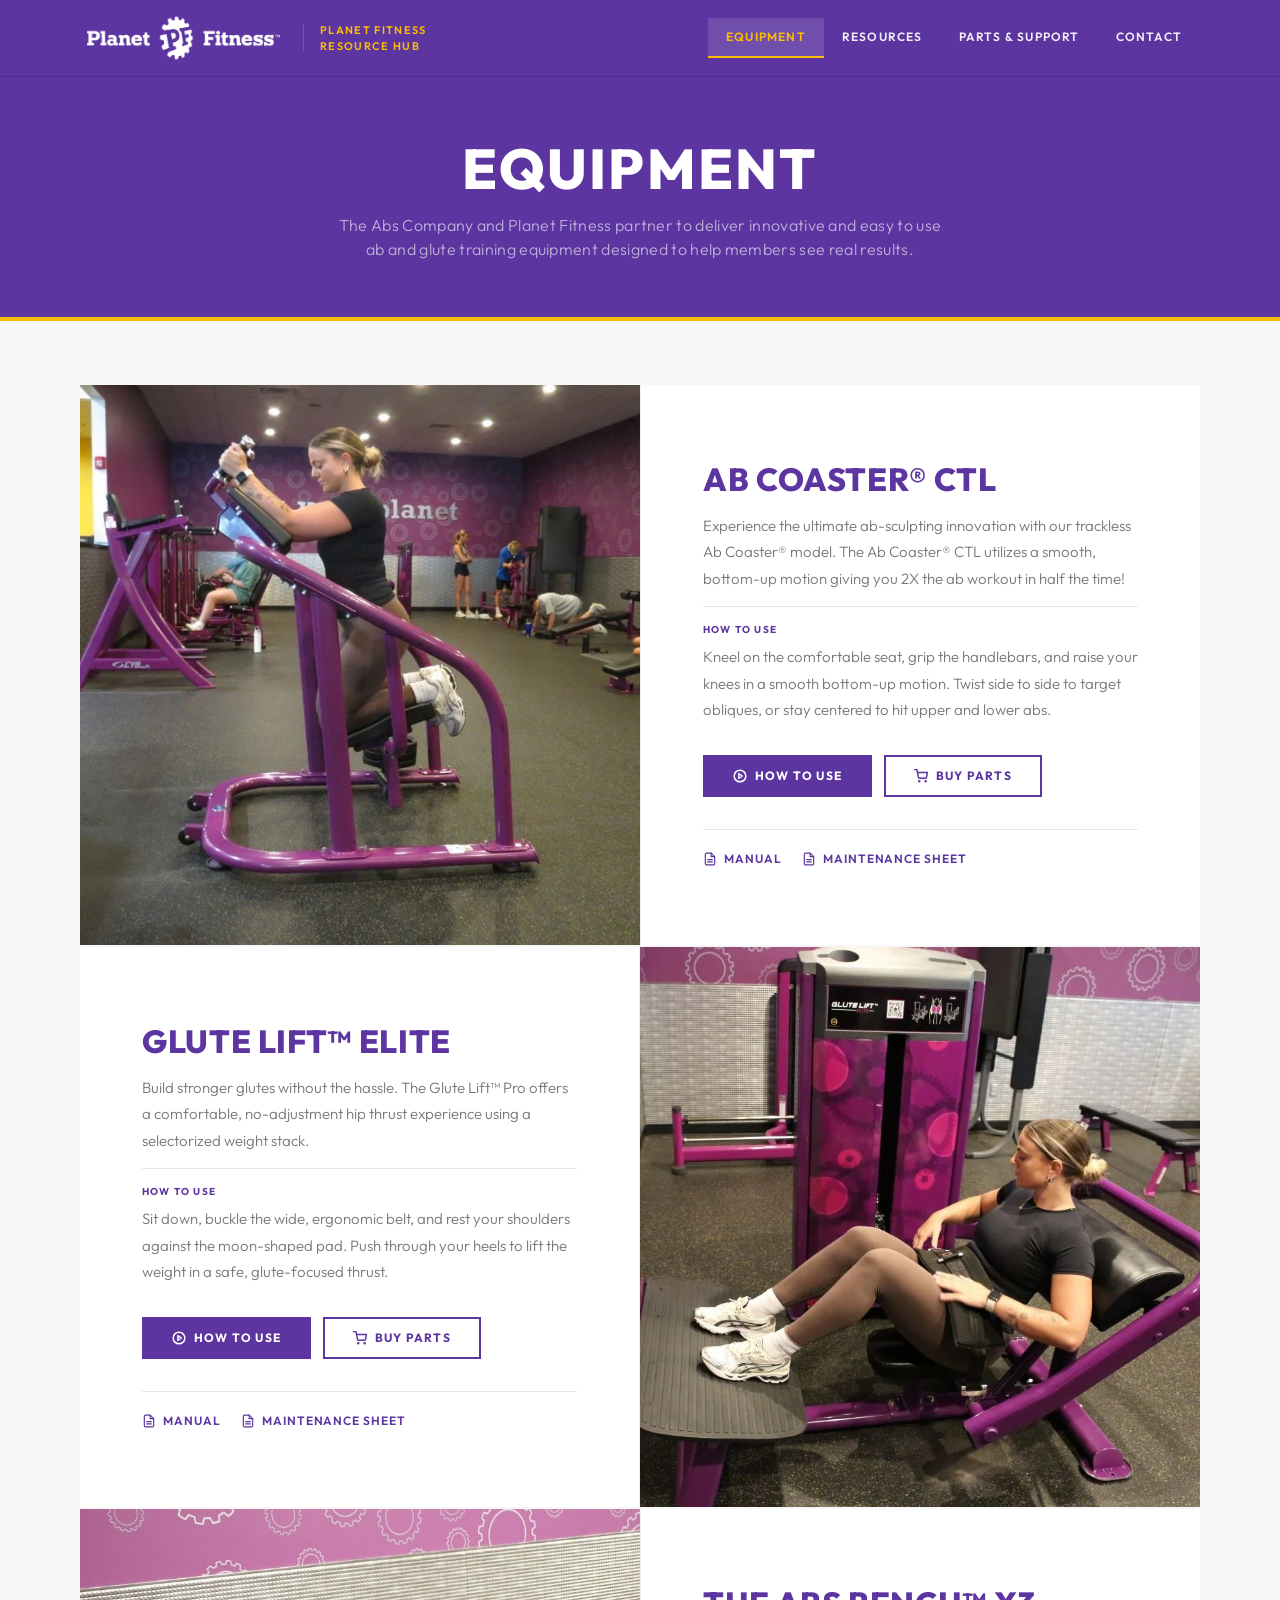
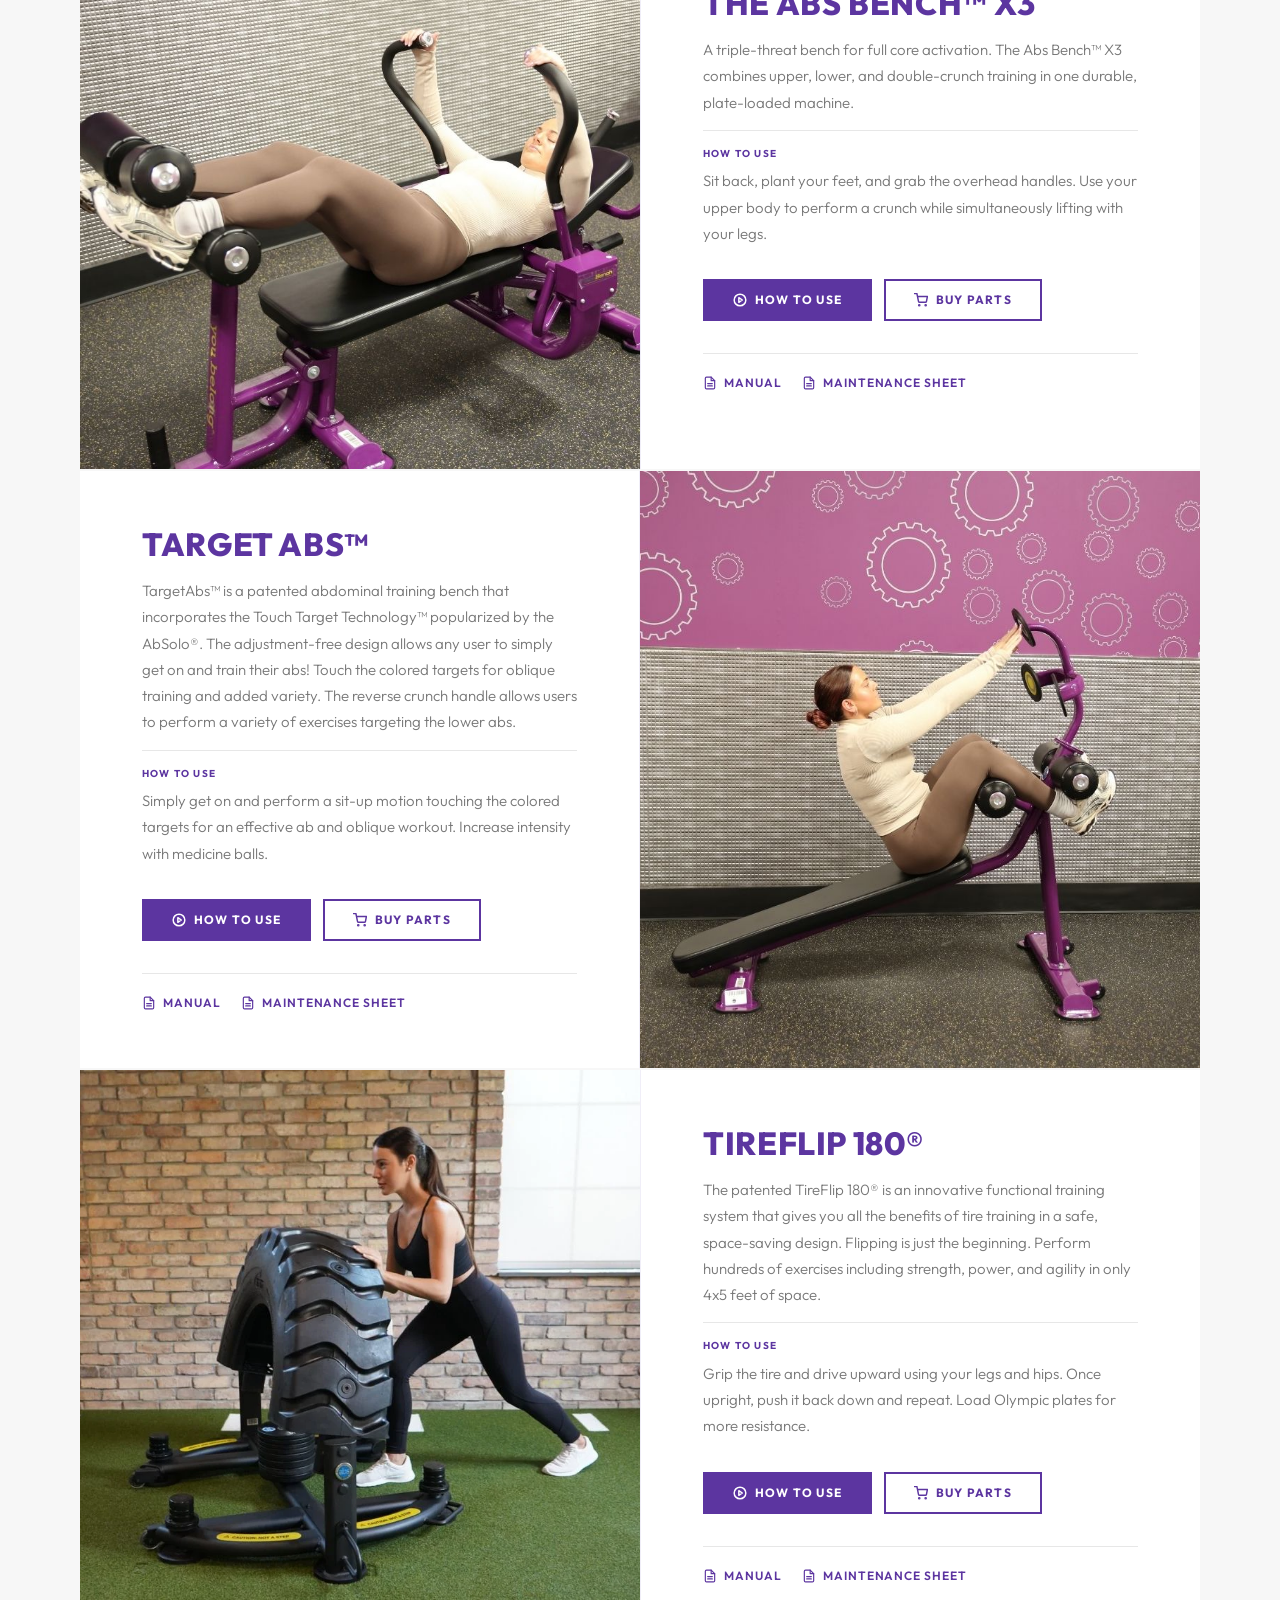
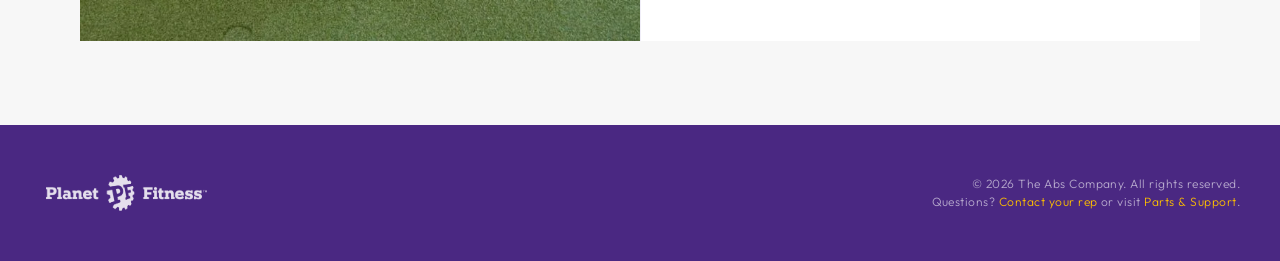
<file: index.html>
<!DOCTYPE html>
<html lang="en">
<head>
  <meta charset="UTF-8">
  <meta name="viewport" content="width=device-width, initial-scale=1.0">
  <title>Equipment — The Abs Company | Planet Fitness</title>
  <meta name="robots" content="noindex, nofollow">
  <link rel="icon" href="images/small-planet-logo.avif">
  <link rel="stylesheet" href="css/styles.css">
</head>
<body>

  <!-- HEADER -->
  <header class="site-header">
    <div class="header-inner container">
      <a href="index.html" class="logo">
        <img src="images/PF-Logo-Primary-SmallUse-TM-White-RGB.png" alt="Planet Fitness" class="logo-wordmark">
        <span class="logo-divider"></span>
        <span class="logo-text">Planet Fitness<br>Resource Hub</span>
      </a>
      <nav aria-label="Main navigation">
        <ul class="site-nav">
          <li><a href="index.html" class="active">Equipment</a></li>
          <li><a href="resources.html">Resources</a></li>
          <li><a href="parts-support.html">Parts &amp; Support</a></li>
          <li><a href="contact.html">Contact</a></li>
        </ul>
      </nav>
    </div>
  </header>

  <!-- HERO -->
  <section class="page-hero">
    <div class="page-hero-inner">
      <h1>Equipment</h1>
      <p>The Abs Company and Planet Fitness partner to deliver innovative and easy to use ab and glute training equipment designed to help members see real results.</p>
    </div>
  </section>

  <!-- PRODUCTS -->
  <main>
    <div class="container">
      <div class="products-wrapper">

        <!-- AB COASTER CTL -->
        <article id="ab-coaster-ctl" class="product-section">
          <div class="product-image">
            <img
              src="images/Planet_CTL.webp"
              alt="Ab Coaster® CTL"
              loading="lazy"
            >
          </div>
          <div class="product-content">
            <h2 class="product-name">Ab Coaster® CTL</h2>
            <p class="product-description">Experience the ultimate ab-sculpting innovation with our trackless Ab Coaster® model. The Ab Coaster® CTL utilizes a smooth, bottom-up motion giving you 2X the ab workout in half the time!</p>
            <p class="product-how-to"><span class="how-to-label">How to Use</span>Kneel on the comfortable seat, grip the handlebars, and raise your knees in a smooth bottom-up motion. Twist side to side to target obliques, or stay centered to hit upper and lower abs.</p>
            <div class="product-actions">
              <a href="https://sites.google.com/theabscompany.com/ab-coaster-ctl-pf/home" target="_blank" rel="noopener" class="btn btn-primary">
                <svg width="14" height="14" viewBox="0 0 24 24" fill="none" stroke="currentColor" stroke-width="2.5" stroke-linecap="round" stroke-linejoin="round"><circle cx="12" cy="12" r="10"/><polygon points="10 8 16 12 10 16 10 8"/></svg>
                How to Use
              </a>
              <a href="https://theabscompany.com/collections/parts-gym-planet-fitness-planet-ctl-parts" target="_blank" rel="noopener" class="btn btn-outline">
                <svg width="14" height="14" viewBox="0 0 24 24" fill="none" stroke="currentColor" stroke-width="2.5" stroke-linecap="round" stroke-linejoin="round"><circle cx="9" cy="21" r="1"/><circle cx="20" cy="21" r="1"/><path d="M1 1h4l2.68 13.39a2 2 0 0 0 2 1.61h9.72a2 2 0 0 0 2-1.61L23 6H6"/></svg>
                Buy Parts
              </a>
            </div>
            <div class="product-docs">
              <a href="https://cdn.shopify.com/s/files/1/0554/7792/8041/files/CTL-Manual.pdf?v=1655149796" target="_blank" rel="noopener" class="doc-link">
                <svg viewBox="0 0 24 24" fill="none" stroke="currentColor" stroke-width="2" stroke-linecap="round" stroke-linejoin="round"><path d="M14 2H6a2 2 0 0 0-2 2v16a2 2 0 0 0 2 2h12a2 2 0 0 0 2-2V8z"/><polyline points="14 2 14 8 20 8"/><line x1="16" y1="13" x2="8" y2="13"/><line x1="16" y1="17" x2="8" y2="17"/></svg>
                Manual
              </a>
              <a href="documents/PF Maintenance Sheet - CTL.pdf" target="_blank" rel="noopener" class="doc-link">
                <svg viewBox="0 0 24 24" fill="none" stroke="currentColor" stroke-width="2" stroke-linecap="round" stroke-linejoin="round"><path d="M14 2H6a2 2 0 0 0-2 2v16a2 2 0 0 0 2 2h12a2 2 0 0 0 2-2V8z"/><polyline points="14 2 14 8 20 8"/><line x1="16" y1="13" x2="8" y2="13"/><line x1="16" y1="17" x2="8" y2="17"/></svg>
                Maintenance Sheet
              </a>
            </div>
          </div>
        </article>

        <!-- GLUTE LIFT ELITE -->
        <article id="glute-lift-elite" class="product-section flip">
          <div class="product-image">
            <img
              src="images/Planet_GLE.webp"
              alt="Glute Lift™ Elite"
              loading="lazy"
            >
          </div>
          <div class="product-content">
            <h2 class="product-name">Glute Lift™ Elite</h2>
            <p class="product-description">Build stronger glutes without the hassle. The Glute Lift™ Pro offers a comfortable, no-adjustment hip thrust experience using a selectorized weight stack.</p>
            <p class="product-how-to"><span class="how-to-label">How to Use</span>Sit down, buckle the wide, ergonomic belt, and rest your shoulders against the moon-shaped pad. Push through your heels to lift the weight in a safe, glute-focused thrust.</p>
            <div class="product-actions">
              <a href="https://sites.google.com/theabscompany.com/gle-planet-fitness/home" target="_blank" rel="noopener" class="btn btn-primary">
                <svg width="14" height="14" viewBox="0 0 24 24" fill="none" stroke="currentColor" stroke-width="2.5" stroke-linecap="round" stroke-linejoin="round"><circle cx="12" cy="12" r="10"/><polygon points="10 8 16 12 10 16 10 8"/></svg>
                How to Use
              </a>
              <a href="https://theabscompany.com/collections/parts-planet-fitness-glute-lift-elite-parts" target="_blank" rel="noopener" class="btn btn-outline">
                <svg width="14" height="14" viewBox="0 0 24 24" fill="none" stroke="currentColor" stroke-width="2.5" stroke-linecap="round" stroke-linejoin="round"><circle cx="9" cy="21" r="1"/><circle cx="20" cy="21" r="1"/><path d="M1 1h4l2.68 13.39a2 2 0 0 0 2 1.61h9.72a2 2 0 0 0 2-1.61L23 6H6"/></svg>
                Buy Parts
              </a>
            </div>
            <div class="product-docs">
              <a href="https://cdn.shopify.com/s/files/1/0554/7792/8041/files/GL_Elite_Manual_V.5.pdf?v=1718130756" target="_blank" rel="noopener" class="doc-link">
                <svg viewBox="0 0 24 24" fill="none" stroke="currentColor" stroke-width="2" stroke-linecap="round" stroke-linejoin="round"><path d="M14 2H6a2 2 0 0 0-2 2v16a2 2 0 0 0 2 2h12a2 2 0 0 0 2-2V8z"/><polyline points="14 2 14 8 20 8"/><line x1="16" y1="13" x2="8" y2="13"/><line x1="16" y1="17" x2="8" y2="17"/></svg>
                Manual
              </a>
              <a href="documents/PF Maintenance Sheet - Glute Lift Elite.pdf" target="_blank" rel="noopener" class="doc-link">
                <svg viewBox="0 0 24 24" fill="none" stroke="currentColor" stroke-width="2" stroke-linecap="round" stroke-linejoin="round"><path d="M14 2H6a2 2 0 0 0-2 2v16a2 2 0 0 0 2 2h12a2 2 0 0 0 2-2V8z"/><polyline points="14 2 14 8 20 8"/><line x1="16" y1="13" x2="8" y2="13"/><line x1="16" y1="17" x2="8" y2="17"/></svg>
                Maintenance Sheet
              </a>
            </div>
          </div>
        </article>

        <!-- ABS BENCH X3 -->
        <article id="abs-bench-x3" class="product-section">
          <div class="product-image">
            <img
              src="images/Planet_AbsBenchX3.jpg"
              alt="The Abs Bench™ X3"
              loading="lazy"
            >
          </div>
          <div class="product-content">
            <h2 class="product-name">The Abs Bench™ X3</h2>
            <p class="product-description">A triple-threat bench for full core activation. The Abs Bench™ X3 combines upper, lower, and double-crunch training in one durable, plate-loaded machine.</p>
            <p class="product-how-to"><span class="how-to-label">How to Use</span>Sit back, plant your feet, and grab the overhead handles. Use your upper body to perform a crunch while simultaneously lifting with your legs.</p>
            <div class="product-actions">
              <a href="https://sites.google.com/theabscompany.com/absbench3x/home" target="_blank" rel="noopener" class="btn btn-primary">
                <svg width="14" height="14" viewBox="0 0 24 24" fill="none" stroke="currentColor" stroke-width="2.5" stroke-linecap="round" stroke-linejoin="round"><circle cx="12" cy="12" r="10"/><polygon points="10 8 16 12 10 16 10 8"/></svg>
                How to Use
              </a>
              <a href="https://theabscompany.com/collections/parts-gym-planet-fitness-planet-fitness-absbench-x3-parts" target="_blank" rel="noopener" class="btn btn-outline">
                <svg width="14" height="14" viewBox="0 0 24 24" fill="none" stroke="currentColor" stroke-width="2.5" stroke-linecap="round" stroke-linejoin="round"><circle cx="9" cy="21" r="1"/><circle cx="20" cy="21" r="1"/><path d="M1 1h4l2.68 13.39a2 2 0 0 0 2 1.61h9.72a2 2 0 0 0 2-1.61L23 6H6"/></svg>
                Buy Parts
              </a>
            </div>
            <div class="product-docs">
              <a href="https://cdn.shopify.com/s/files/1/0554/7792/8041/files/ABS1014-01P-AbsBench-X3-IMP.pdf?v=1655150593" target="_blank" rel="noopener" class="doc-link">
                <svg viewBox="0 0 24 24" fill="none" stroke="currentColor" stroke-width="2" stroke-linecap="round" stroke-linejoin="round"><path d="M14 2H6a2 2 0 0 0-2 2v16a2 2 0 0 0 2 2h12a2 2 0 0 0 2-2V8z"/><polyline points="14 2 14 8 20 8"/><line x1="16" y1="13" x2="8" y2="13"/><line x1="16" y1="17" x2="8" y2="17"/></svg>
                Manual
              </a>
              <a href="documents/PF Maintenance Sheet - Abs Bench X3.pdf" target="_blank" rel="noopener" class="doc-link">
                <svg viewBox="0 0 24 24" fill="none" stroke="currentColor" stroke-width="2" stroke-linecap="round" stroke-linejoin="round"><path d="M14 2H6a2 2 0 0 0-2 2v16a2 2 0 0 0 2 2h12a2 2 0 0 0 2-2V8z"/><polyline points="14 2 14 8 20 8"/><line x1="16" y1="13" x2="8" y2="13"/><line x1="16" y1="17" x2="8" y2="17"/></svg>
                Maintenance Sheet
              </a>
            </div>
          </div>
        </article>

        <!-- TARGET ABS -->
        <article id="target-abs" class="product-section flip">
          <div class="product-image">
            <img
              src="images/Planet_TargetAbs.jpg"
              alt="Target Abs™"
              loading="lazy"
            >
          </div>
          <div class="product-content">
            <h2 class="product-name">Target Abs™</h2>
            <p class="product-description">TargetAbs™ is a patented abdominal training bench that incorporates the Touch Target Technology™ popularized by the AbSolo®. The adjustment-free design allows any user to simply get on and train their abs! Touch the colored targets for oblique training and added variety. The reverse crunch handle allows users to perform a variety of exercises targeting the lower abs.</p>
            <p class="product-how-to"><span class="how-to-label">How to Use</span>Simply get on and perform a sit-up motion touching the colored targets for an effective ab and oblique workout. Increase intensity with medicine balls.</p>
            <div class="product-actions">
              <a href="https://sites.google.com/theabscompany.com/target-abs/home" target="_blank" rel="noopener" class="btn btn-primary">
                <svg width="14" height="14" viewBox="0 0 24 24" fill="none" stroke="currentColor" stroke-width="2.5" stroke-linecap="round" stroke-linejoin="round"><circle cx="12" cy="12" r="10"/><polygon points="10 8 16 12 10 16 10 8"/></svg>
                How to Use
              </a>
              <a href="https://theabscompany.com/collections/parts-gym-planet-fitness-planet-targetabs-parts" target="_blank" rel="noopener" class="btn btn-outline">
                <svg width="14" height="14" viewBox="0 0 24 24" fill="none" stroke="currentColor" stroke-width="2.5" stroke-linecap="round" stroke-linejoin="round"><circle cx="9" cy="21" r="1"/><circle cx="20" cy="21" r="1"/><path d="M1 1h4l2.68 13.39a2 2 0 0 0 2 1.61h9.72a2 2 0 0 0 2-1.61L23 6H6"/></svg>
                Buy Parts
              </a>
            </div>
            <div class="product-docs">
              <a href="https://cdn.shopify.com/s/files/1/0554/7792/8041/files/ABS7013-01-Target-Abs-IMP.pdf?v=1655150685" target="_blank" rel="noopener" class="doc-link">
                <svg viewBox="0 0 24 24" fill="none" stroke="currentColor" stroke-width="2" stroke-linecap="round" stroke-linejoin="round"><path d="M14 2H6a2 2 0 0 0-2 2v16a2 2 0 0 0 2 2h12a2 2 0 0 0 2-2V8z"/><polyline points="14 2 14 8 20 8"/><line x1="16" y1="13" x2="8" y2="13"/><line x1="16" y1="17" x2="8" y2="17"/></svg>
                Manual
              </a>
              <a href="documents/PF Maintenance Sheet - TargetAbs.pdf" target="_blank" rel="noopener" class="doc-link">
                <svg viewBox="0 0 24 24" fill="none" stroke="currentColor" stroke-width="2" stroke-linecap="round" stroke-linejoin="round"><path d="M14 2H6a2 2 0 0 0-2 2v16a2 2 0 0 0 2 2h12a2 2 0 0 0 2-2V8z"/><polyline points="14 2 14 8 20 8"/><line x1="16" y1="13" x2="8" y2="13"/><line x1="16" y1="17" x2="8" y2="17"/></svg>
                Maintenance Sheet
              </a>
            </div>
          </div>
        </article>

        <!-- TIREFLIP 180 -->
        <article id="tireflip-180" class="product-section">
          <div class="product-image">
            <img
              src="images/Planet_TF180.webp"
              alt="TireFlip 180®"
              loading="lazy"
            >
          </div>
          <div class="product-content">
            <h2 class="product-name">TireFlip 180®</h2>
            <p class="product-description">The patented TireFlip 180® is an innovative functional training system that gives you all the benefits of tire training in a safe, space-saving design. Flipping is just the beginning. Perform hundreds of exercises including strength, power, and agility in only 4x5 feet of space.</p>
            <p class="product-how-to"><span class="how-to-label">How to Use</span>Grip the tire and drive upward using your legs and hips. Once upright, push it back down and repeat. Load Olympic plates for more resistance.</p>
            <div class="product-actions">
              <a href="https://sites.google.com/theabscompany.com/tireflip180/home" target="_blank" rel="noopener" class="btn btn-primary">
                <svg width="14" height="14" viewBox="0 0 24 24" fill="none" stroke="currentColor" stroke-width="2.5" stroke-linecap="round" stroke-linejoin="round"><circle cx="12" cy="12" r="10"/><polygon points="10 8 16 12 10 16 10 8"/></svg>
                How to Use
              </a>
              <a href="https://theabscompany.com/collections/parts-tireflip-180-series-tireflip-180" target="_blank" rel="noopener" class="btn btn-outline">
                <svg width="14" height="14" viewBox="0 0 24 24" fill="none" stroke="currentColor" stroke-width="2.5" stroke-linecap="round" stroke-linejoin="round"><circle cx="9" cy="21" r="1"/><circle cx="20" cy="21" r="1"/><path d="M1 1h4l2.68 13.39a2 2 0 0 0 2 1.61h9.72a2 2 0 0 0 2-1.61L23 6H6"/></svg>
                Buy Parts
              </a>
            </div>
            <div class="product-docs">
              <a href="https://cdn.shopify.com/s/files/1/0554/7792/8041/files/ABS4001-TireFlip-180-2021-1.pdf?v=1655149540" target="_blank" rel="noopener" class="doc-link">
                <svg viewBox="0 0 24 24" fill="none" stroke="currentColor" stroke-width="2" stroke-linecap="round" stroke-linejoin="round"><path d="M14 2H6a2 2 0 0 0-2 2v16a2 2 0 0 0 2 2h12a2 2 0 0 0 2-2V8z"/><polyline points="14 2 14 8 20 8"/><line x1="16" y1="13" x2="8" y2="13"/><line x1="16" y1="17" x2="8" y2="17"/></svg>
                Manual
              </a>
              <a href="documents/PF Maintenance Sheet - TireFlip180.pdf" target="_blank" rel="noopener" class="doc-link">
                <svg viewBox="0 0 24 24" fill="none" stroke="currentColor" stroke-width="2" stroke-linecap="round" stroke-linejoin="round"><path d="M14 2H6a2 2 0 0 0-2 2v16a2 2 0 0 0 2 2h12a2 2 0 0 0 2-2V8z"/><polyline points="14 2 14 8 20 8"/><line x1="16" y1="13" x2="8" y2="13"/><line x1="16" y1="17" x2="8" y2="17"/></svg>
                Maintenance Sheet
              </a>
            </div>
          </div>
        </article>

      </div><!-- /products-wrapper -->
    </div><!-- /container -->
  </main>

  <!-- FOOTER -->
  <footer class="site-footer">
    <div class="footer-inner">
      <div class="footer-logo">
        <img src="images/PF-Logo-Primary-SmallUse-TM-White-RGB.png" alt="Planet Fitness">
      </div>
      <p class="footer-copy">
        &copy; 2026 The Abs Company. All rights reserved.<br>
        Questions? <a href="contact.html">Contact your rep</a> or visit <a href="parts-support.html">Parts &amp; Support</a>.
      </p>
    </div>
  </footer>

</body>
</html>
</file>
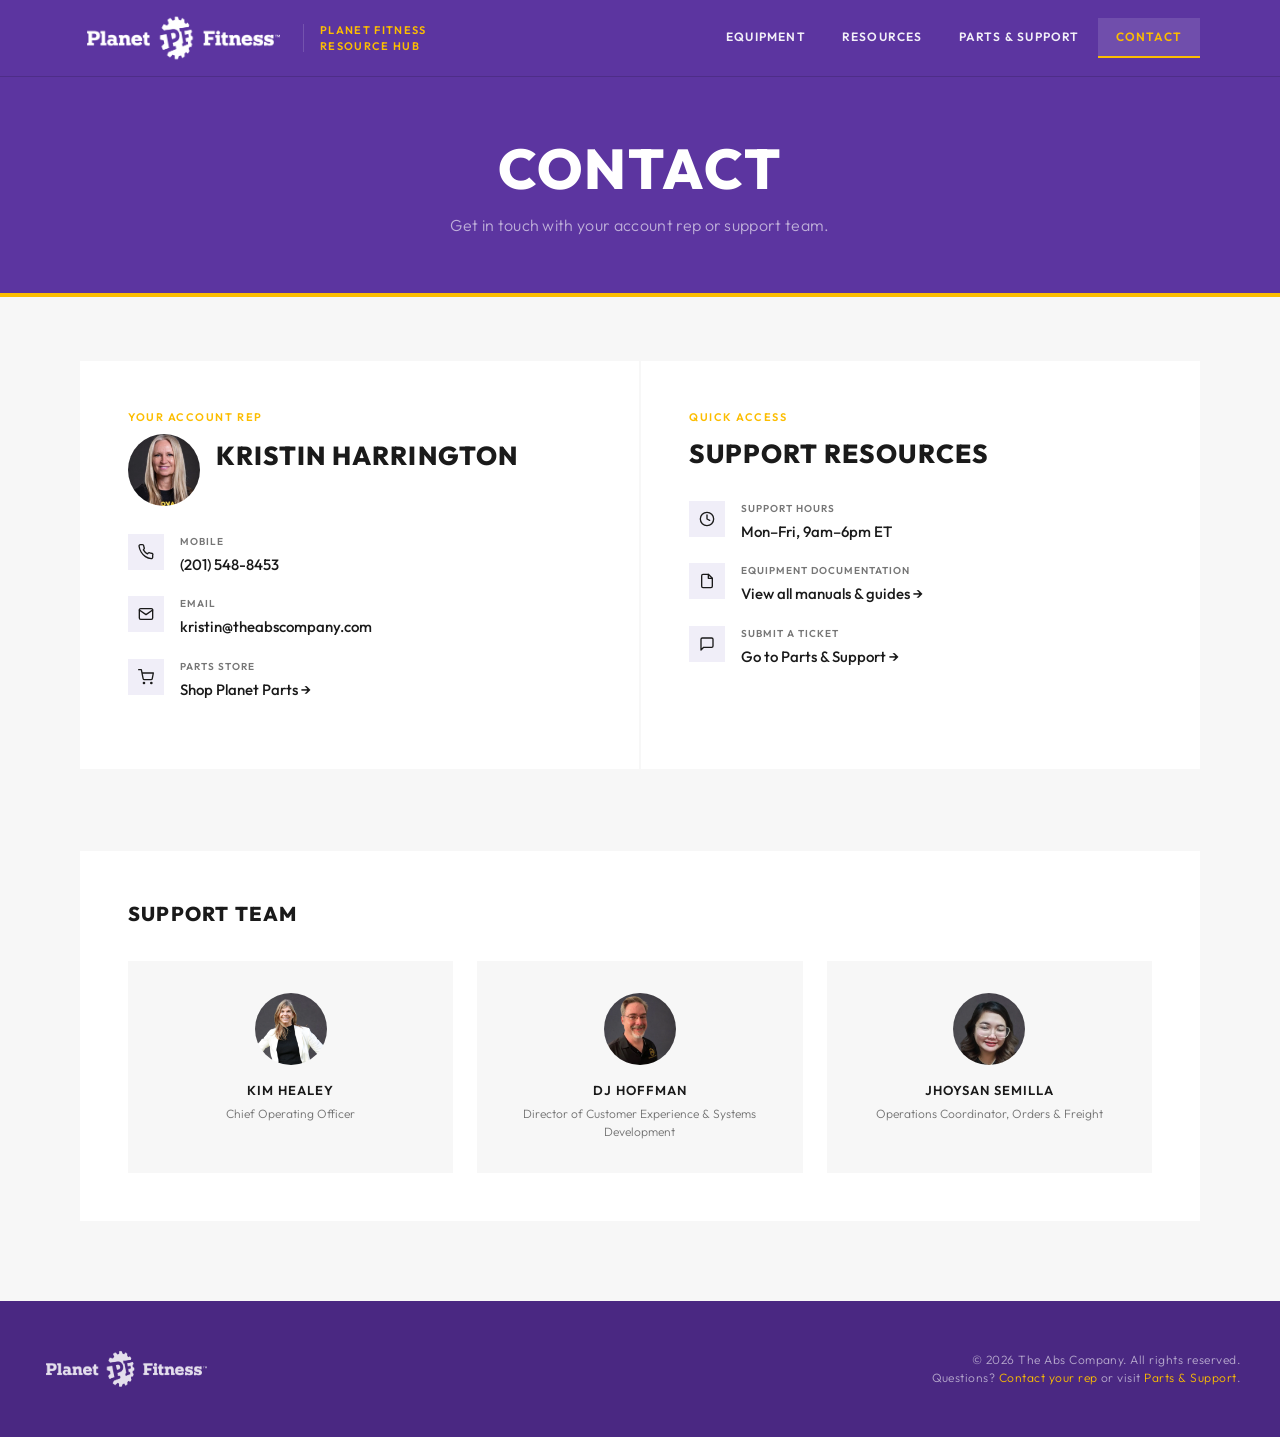
<file: contact.html>
<!DOCTYPE html>
<html lang="en">
<head>
  <meta charset="UTF-8">
  <meta name="viewport" content="width=device-width, initial-scale=1.0">
  <title>Contact — The Abs Company | Planet Fitness</title>
  <meta name="robots" content="noindex, nofollow">
  <link rel="icon" href="images/small-planet-logo.avif">
  <link rel="stylesheet" href="css/styles.css">
</head>
<body>

  <!-- HEADER -->
  <header class="site-header">
    <div class="header-inner container">
      <a href="index.html" class="logo">
        <img src="images/PF-Logo-Primary-SmallUse-TM-White-RGB.png" alt="Planet Fitness" class="logo-wordmark">
        <span class="logo-divider"></span>
        <span class="logo-text">Planet Fitness<br>Resource Hub</span>
      </a>
      <nav aria-label="Main navigation">
        <ul class="site-nav">
          <li><a href="index.html">Equipment</a></li>
          <li><a href="resources.html">Resources</a></li>
          <li><a href="parts-support.html">Parts &amp; Support</a></li>
          <li><a href="contact.html" class="active">Contact</a></li>
        </ul>
      </nav>
    </div>
  </header>

  <!-- HERO -->
  <section class="page-hero">
    <div class="page-hero-inner">
      <h1>Contact</h1>
      <p>Get in touch with your account rep or support team.</p>
    </div>
  </section>

  <!-- CONTACT INFO -->
  <main>
    <div class="container">
      <div class="contact-grid">

        <!-- ACCOUNT CONTACT -->
        <div class="contact-card">
          <p class="card-label">Your Account Rep</p>
          <div class="contact-person">
            <img src="images/kristinH.webp" alt="Kristin Harrington" class="contact-photo">
            <h2>Kristin Harrington</h2>
          </div>

          <div class="contact-detail">
            <div class="detail-icon">
              <svg viewBox="0 0 24 24" fill="none" stroke="currentColor" stroke-width="2" stroke-linecap="round" stroke-linejoin="round">
                <path d="M22 16.92v3a2 2 0 0 1-2.18 2 19.79 19.79 0 0 1-8.63-3.07A19.5 19.5 0 0 1 4.69 12a19.79 19.79 0 0 1-3.07-8.67A2 2 0 0 1 3.62 1h3a2 2 0 0 1 2 1.72c.127.96.361 1.903.7 2.81a2 2 0 0 1-.45 2.11L8.09 8.91a16 16 0 0 0 6 6l1.27-1.27a2 2 0 0 1 2.11-.45c.907.339 1.85.573 2.81.7A2 2 0 0 1 22 16.92z"/>
              </svg>
            </div>
            <div class="contact-detail-body">
              <p class="label">Mobile</p>
              <a href="tel:+12015488453">(201) 548-8453</a>
            </div>
          </div>

          <div class="contact-detail">
            <div class="detail-icon">
              <svg viewBox="0 0 24 24" fill="none" stroke="currentColor" stroke-width="2" stroke-linecap="round" stroke-linejoin="round">
                <path d="M4 4h16c1.1 0 2 .9 2 2v12c0 1.1-.9 2-2 2H4c-1.1 0-2-.9-2-2V6c0-1.1.9-2 2-2z"/>
                <polyline points="22,6 12,13 2,6"/>
              </svg>
            </div>
            <div class="contact-detail-body">
              <p class="label">Email</p>
              <a href="mailto:kristin@theabscompany.com">kristin@theabscompany.com</a>
            </div>
          </div>

          <div class="contact-detail" style="margin-top: 8px;">
            <div class="detail-icon">
              <svg viewBox="0 0 24 24" fill="none" stroke="currentColor" stroke-width="2" stroke-linecap="round" stroke-linejoin="round">
                <circle cx="9" cy="21" r="1"/><circle cx="20" cy="21" r="1"/>
                <path d="M1 1h4l2.68 13.39a2 2 0 0 0 2 1.61h9.72a2 2 0 0 0 2-1.61L23 6H6"/>
              </svg>
            </div>
            <div class="contact-detail-body">
              <p class="label">Parts Store</p>
              <a href="https://theabscompany.com/pages/planet-parts" target="_blank" rel="noopener">Shop Planet Parts →</a>
            </div>
          </div>
        </div>

        <!-- SUPPORT HOURS / QUICK LINKS -->
        <div class="contact-card">
          <p class="card-label">Quick Access</p>
          <h2>Support Resources</h2>

          <div class="contact-detail">
            <div class="detail-icon">
              <svg viewBox="0 0 24 24" fill="none" stroke="currentColor" stroke-width="2" stroke-linecap="round" stroke-linejoin="round">
                <circle cx="12" cy="12" r="10"/><polyline points="12 6 12 12 16 14"/>
              </svg>
            </div>
            <div class="contact-detail-body">
              <p class="label">Support Hours</p>
              <span>Mon–Fri, 9am–6pm ET</span>
            </div>
          </div>

          <div class="contact-detail">
            <div class="detail-icon">
              <svg viewBox="0 0 24 24" fill="none" stroke="currentColor" stroke-width="2" stroke-linecap="round" stroke-linejoin="round">
                <path d="M14 2H6a2 2 0 0 0-2 2v16a2 2 0 0 0 2 2h12a2 2 0 0 0 2-2V8z"/>
                <polyline points="14 2 14 8 20 8"/>
              </svg>
            </div>
            <div class="contact-detail-body">
              <p class="label">Equipment Documentation</p>
              <a href="index.html">View all manuals &amp; guides →</a>
            </div>
          </div>

          <div class="contact-detail">
            <div class="detail-icon">
              <svg viewBox="0 0 24 24" fill="none" stroke="currentColor" stroke-width="2" stroke-linecap="round" stroke-linejoin="round">
                <path d="M21 15a2 2 0 0 1-2 2H7l-4 4V5a2 2 0 0 1 2-2h14a2 2 0 0 1 2 2z"/>
              </svg>
            </div>
            <div class="contact-detail-body">
              <p class="label">Submit a Ticket</p>
              <a href="parts-support.html">Go to Parts &amp; Support →</a>
            </div>
          </div>
        </div>

      </div>

      <!-- SUPPORT TEAM -->
      <div class="team-section">
        <h2>Support Team</h2>
        <div class="team-grid">

          <div class="team-card">
            <img src="images/KimH.webp" alt="Kim Healey" class="team-photo">
            <h3>Kim Healey</h3>
            <p class="team-title">Chief Operating Officer</p>
          </div>

          <div class="team-card">
            <img src="images/DJHoffman.webp" alt="DJ Hoffman" class="team-photo">
            <h3>DJ Hoffman</h3>
            <p class="team-title">Director of Customer Experience &amp; Systems Development</p>
          </div>

          <div class="team-card">
            <img src="images/JhoysanS.webp" alt="Jhoysan Semilla" class="team-photo">
            <h3>Jhoysan Semilla</h3>
            <p class="team-title">Operations Coordinator, Orders &amp; Freight</p>
          </div>

        </div>
      </div>

    </div>
  </main>

  <!-- FOOTER -->
  <footer class="site-footer">
    <div class="footer-inner">
      <div class="footer-logo">
        <img src="images/PF-Logo-Primary-SmallUse-TM-White-RGB.png" alt="Planet Fitness">
      </div>
      <p class="footer-copy">
        &copy; 2026 The Abs Company. All rights reserved.<br>
        Questions? <a href="contact.html">Contact your rep</a> or visit <a href="parts-support.html">Parts &amp; Support</a>.
      </p>
    </div>
  </footer>

</body>
</html>
</file>
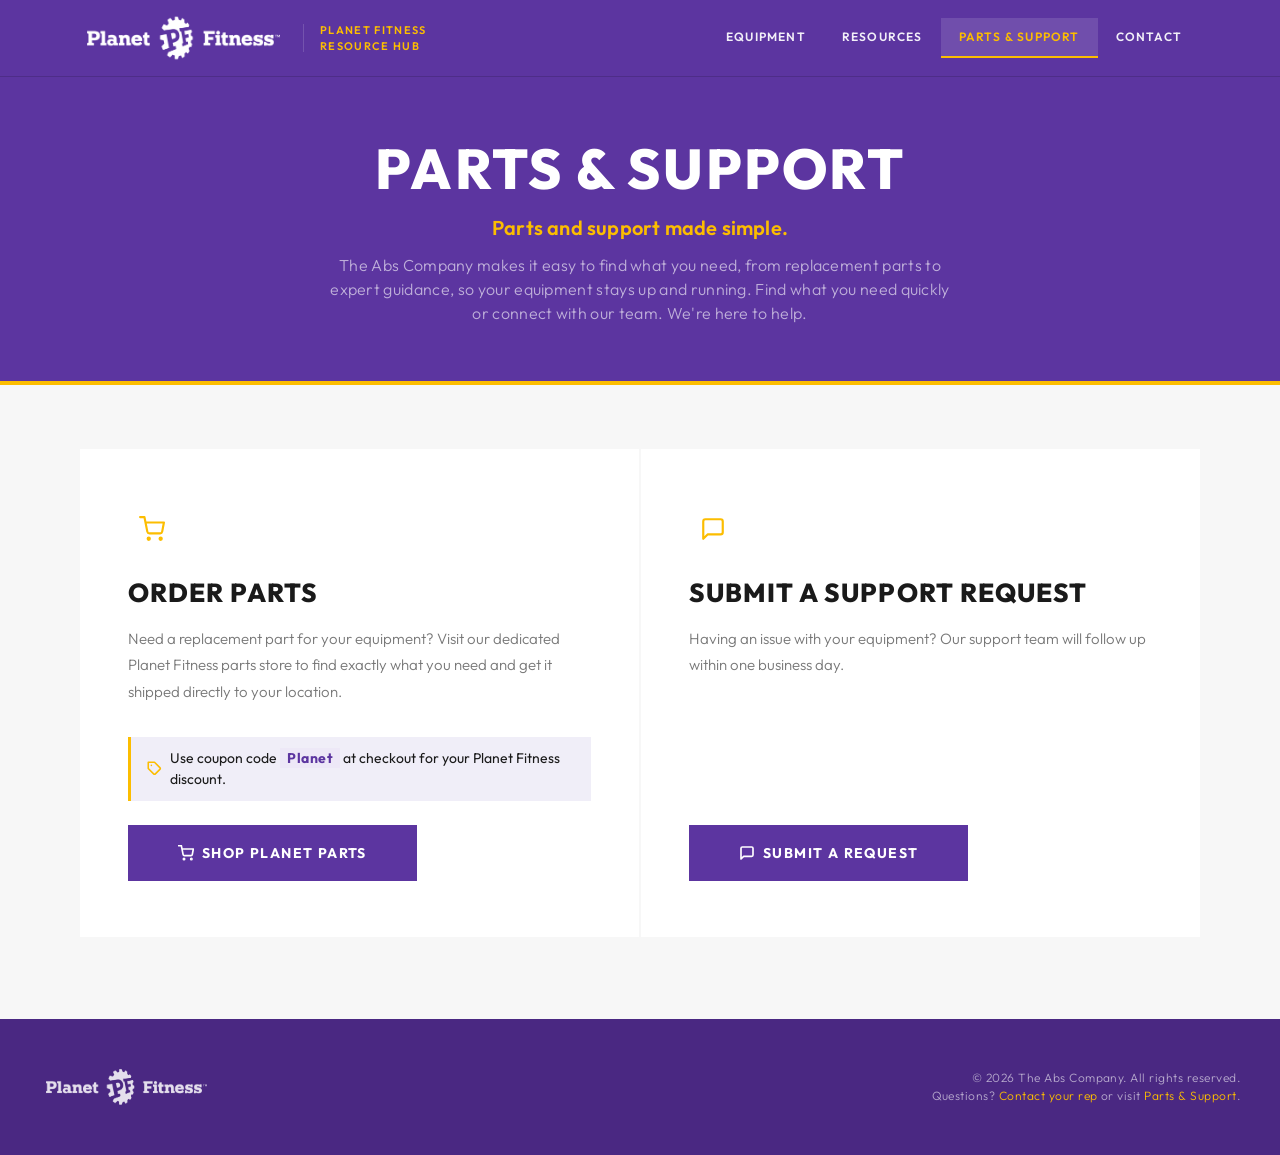
<file: parts-support.html>
<!DOCTYPE html>
<html lang="en">
<head>
  <meta charset="UTF-8">
  <meta name="viewport" content="width=device-width, initial-scale=1.0">
  <title>Parts &amp; Support — The Abs Company | Planet Fitness</title>
  <meta name="robots" content="noindex, nofollow">
  <link rel="icon" href="images/small-planet-logo.avif">
  <link rel="stylesheet" href="css/styles.css">
  <script src="https://js.hsforms.net/forms/embed/developer/23319335.js" defer></script>
</head>
<body>

  <!-- HEADER -->
  <header class="site-header">
    <div class="header-inner container">
      <a href="index.html" class="logo">
        <img src="images/PF-Logo-Primary-SmallUse-TM-White-RGB.png" alt="Planet Fitness" class="logo-wordmark">
        <span class="logo-divider"></span>
        <span class="logo-text">Planet Fitness<br>Resource Hub</span>
      </a>
      <nav aria-label="Main navigation">
        <ul class="site-nav">
          <li><a href="index.html">Equipment</a></li>
          <li><a href="resources.html">Resources</a></li>
          <li><a href="parts-support.html" class="active">Parts &amp; Support</a></li>
          <li><a href="contact.html">Contact</a></li>
        </ul>
      </nav>
    </div>
  </header>

  <!-- HERO -->
  <section class="page-hero">
    <div class="page-hero-inner">
      <h1>Parts &amp; Support</h1>
      <p class="hero-tagline">Parts and support made simple.</p>
      <p>The Abs Company makes it easy to find what you need, from replacement parts to expert guidance, so your equipment stays up and running. Find what you need quickly or connect with our team. We're here to help.</p>
    </div>
  </section>

  <!-- CONTENT -->
  <main>
    <div class="container">
      <div class="parts-grid">

        <!-- ORDER PARTS -->
        <div class="parts-card">
          <div class="card-icon">
            <svg width="26" height="26" viewBox="0 0 24 24" fill="none" stroke="currentColor" stroke-width="2" stroke-linecap="round" stroke-linejoin="round">
              <circle cx="9" cy="21" r="1"/><circle cx="20" cy="21" r="1"/>
              <path d="M1 1h4l2.68 13.39a2 2 0 0 0 2 1.61h9.72a2 2 0 0 0 2-1.61L23 6H6"/>
            </svg>
          </div>
          <h2>Order Parts</h2>
          <p>Need a replacement part for your equipment? Visit our dedicated Planet Fitness parts store to find exactly what you need and get it shipped directly to your location.</p>
          <div class="coupon-callout">
            <svg width="15" height="15" viewBox="0 0 24 24" fill="none" stroke="currentColor" stroke-width="2.5" stroke-linecap="round" stroke-linejoin="round" style="flex-shrink:0"><path d="M20.59 13.41l-7.17 7.17a2 2 0 0 1-2.83 0L2 12V2h10l8.59 8.59a2 2 0 0 1 0 2.82z"/><line x1="7" y1="7" x2="7.01" y2="7"/></svg>
            <span>Use coupon code <strong>Planet</strong> at checkout for your Planet Fitness discount.</span>
          </div>
          <a href="https://theabscompany.com/pages/planet-parts" target="_blank" rel="noopener" class="btn btn-primary btn-lg">
            <svg width="16" height="16" viewBox="0 0 24 24" fill="none" stroke="currentColor" stroke-width="2.5" stroke-linecap="round" stroke-linejoin="round"><circle cx="9" cy="21" r="1"/><circle cx="20" cy="21" r="1"/><path d="M1 1h4l2.68 13.39a2 2 0 0 0 2 1.61h9.72a2 2 0 0 0 2-1.61L23 6H6"/></svg>
            Shop Planet Parts
          </a>
        </div>

        <!-- CONTACT / SUPPORT FORM -->
        <div class="parts-card">
          <div class="card-icon">
            <svg width="26" height="26" viewBox="0 0 24 24" fill="none" stroke="currentColor" stroke-width="2" stroke-linecap="round" stroke-linejoin="round">
              <path d="M21 15a2 2 0 0 1-2 2H7l-4 4V5a2 2 0 0 1 2-2h14a2 2 0 0 1 2 2z"/>
            </svg>
          </div>
          <h2>Submit a Support Request</h2>
          <p>Having an issue with your equipment? Our support team will follow up within one business day.</p>
          <button class="btn btn-primary btn-lg" id="open-support-modal">
            <svg width="16" height="16" viewBox="0 0 24 24" fill="none" stroke="currentColor" stroke-width="2.5" stroke-linecap="round" stroke-linejoin="round"><path d="M21 15a2 2 0 0 1-2 2H7l-4 4V5a2 2 0 0 1 2-2h14a2 2 0 0 1 2 2z"/></svg>
            Submit a Request
          </button>
        </div>

      </div>
    </div>
  </main>

  <!-- FOOTER -->
  <footer class="site-footer">
    <div class="footer-inner">
      <div class="footer-logo">
        <img src="images/PF-Logo-Primary-SmallUse-TM-White-RGB.png" alt="Planet Fitness">
      </div>
      <p class="footer-copy">
        &copy; 2026 The Abs Company. All rights reserved.<br>
        Questions? <a href="contact.html">Contact your rep</a> or visit <a href="parts-support.html">Parts &amp; Support</a>.
      </p>
    </div>
  </footer>

  <!-- SUPPORT REQUEST MODAL -->
  <div class="modal-overlay" id="support-modal" aria-hidden="true" role="dialog" aria-modal="true" aria-label="Submit a Support Request">
    <div class="modal-box">
      <button class="modal-close" id="close-support-modal" aria-label="Close">
        <svg width="20" height="20" viewBox="0 0 24 24" fill="none" stroke="currentColor" stroke-width="2.5" stroke-linecap="round" stroke-linejoin="round"><line x1="18" y1="6" x2="6" y2="18"/><line x1="6" y1="6" x2="18" y2="18"/></svg>
      </button>
      <div class="modal-header">
        <p class="card-label">The Abs Company</p>
        <h2>Submit a Support Request</h2>
        <p class="modal-subtext">Fill out the form below and our team will follow up within one business day.</p>
      </div>
      <div id="hs-form-container"></div>
    </div>
  </div>

  <script src="js/modal.js"></script>

</body>
</html>
</file>
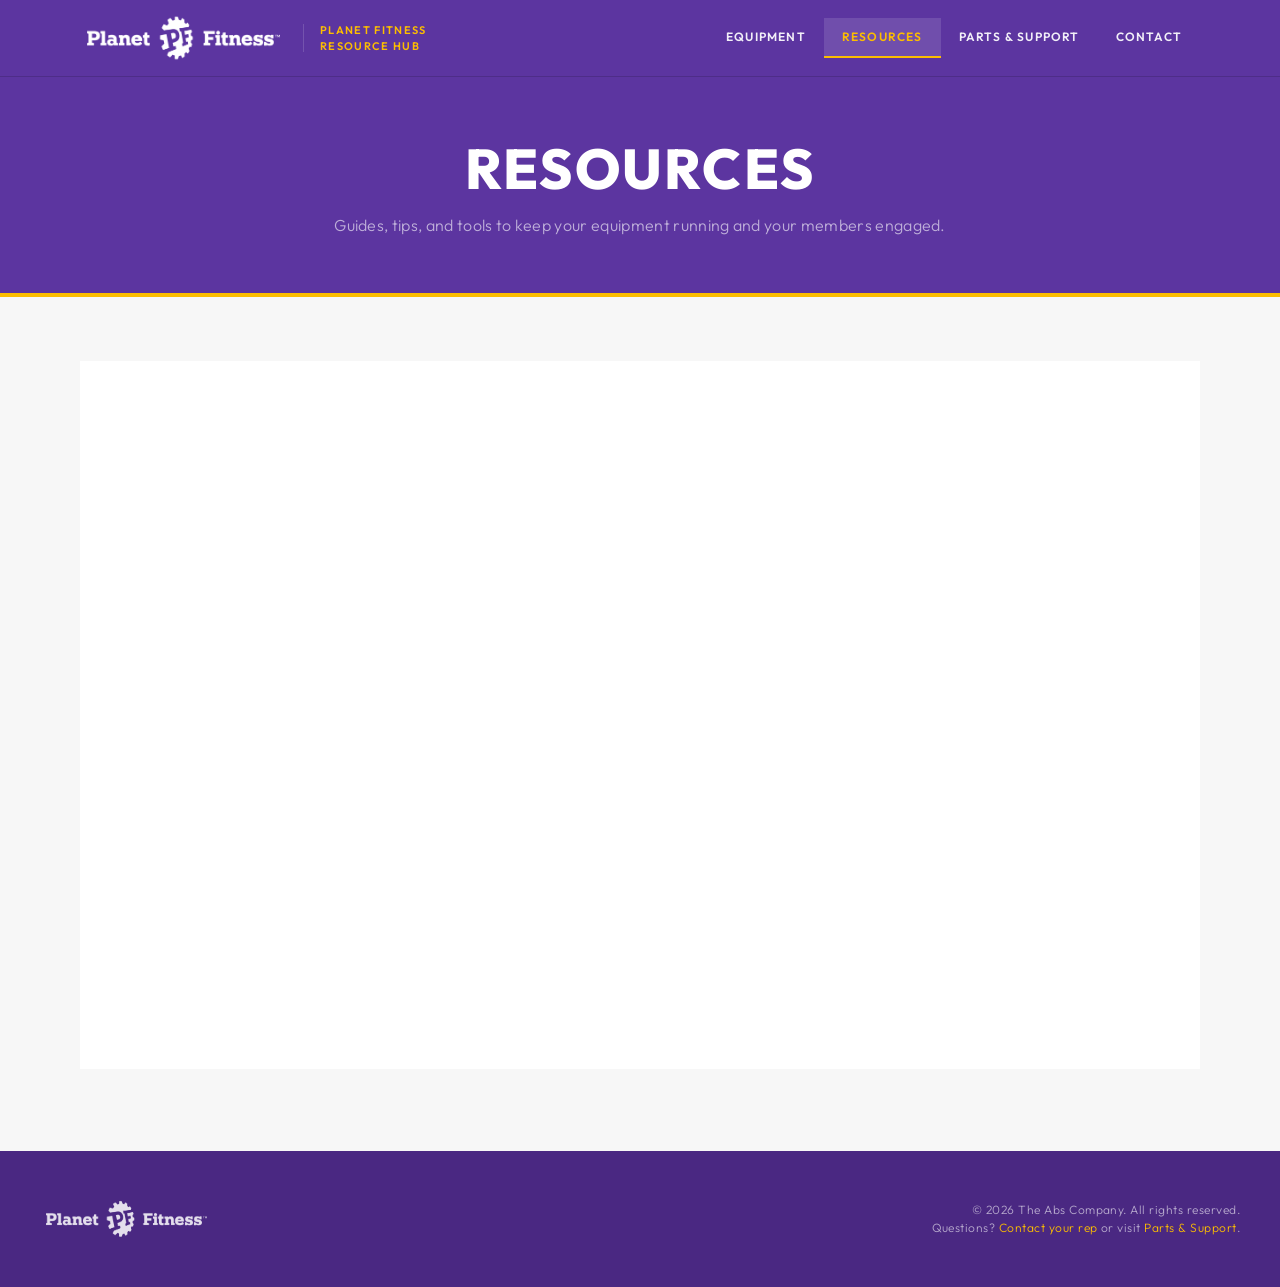
<file: resources.html>
<!DOCTYPE html>
<html lang="en">
<head>
  <meta charset="UTF-8">
  <meta name="viewport" content="width=device-width, initial-scale=1.0">
  <title>Resources — The Abs Company | Planet Fitness</title>
  <meta name="robots" content="noindex, nofollow">
  <link rel="icon" href="images/small-planet-logo.avif">
  <link rel="stylesheet" href="css/styles.css">
</head>
<body>

  <!-- HEADER -->
  <header class="site-header">
    <div class="header-inner container">
      <a href="index.html" class="logo">
        <img src="images/PF-Logo-Primary-SmallUse-TM-White-RGB.png" alt="Planet Fitness" class="logo-wordmark">
        <span class="logo-divider"></span>
        <span class="logo-text">Planet Fitness<br>Resource Hub</span>
      </a>
      <nav aria-label="Main navigation">
        <ul class="site-nav">
          <li><a href="index.html">Equipment</a></li>
          <li><a href="resources.html" class="active">Resources</a></li>
          <li><a href="parts-support.html">Parts &amp; Support</a></li>
          <li><a href="contact.html">Contact</a></li>
        </ul>
      </nav>
    </div>
  </header>

  <!-- HERO -->
  <section class="page-hero">
    <div class="page-hero-inner">
      <h1>Resources</h1>
      <p>Guides, tips, and tools to keep your equipment running and your members engaged.</p>
    </div>
  </section>

  <!-- CONTENT -->
  <main>
    <div class="container">
      <div class="materials-section">
        <div class="filecamp-embed">
          <iframe
            src="https://theabscompany.filecamp.com/s/o/Planet_Fitness_Microsite_As"
            width="100%"
            height="700"
            frameborder="0"
            allowfullscreen
            title="Planet Fitness Resource Library"
          ></iframe>
        </div>
      </div>
    </div>
  </main>

  <!-- FOOTER -->
  <footer class="site-footer">
    <div class="footer-inner">
      <div class="footer-logo">
        <img src="images/PF-Logo-Primary-SmallUse-TM-White-RGB.png" alt="Planet Fitness">
      </div>
      <p class="footer-copy">
        &copy; 2026 The Abs Company. All rights reserved.<br>
        Questions? <a href="contact.html">Contact your rep</a> or visit <a href="parts-support.html">Parts &amp; Support</a>.
      </p>
    </div>
  </footer>

</body>
</html>
</file>
<file: css/styles.css>
@import url('https://fonts.googleapis.com/css2?family=Outfit:wght@300;400;500;600;700;800&display=swap');

/* ==============================
   DESIGN TOKENS — Planet Fitness / TAC lander palette
   ============================== */
:root {
  --purple:       #5C35A0;
  --purple-dark:  #4A2882;
  --purple-light: #EDE8F7;
  --gold:         #FCBD00;
  --gold-dark:    #E0A800;
  --black:        #1A1A1A;
  --white:        #FFFFFF;
  --off-white:    #F7F7F7;
  --light:        #F0EEF8;
  --gray:         #DDDDDD;
  --text:         #1A1A1A;
  --text-mid:     rgba(26, 26, 26, 0.60);
  --text-on-dark: rgba(255, 255, 255, 0.92);
  --text-muted:   rgba(255, 255, 255, 0.60);
  --border-dark:  rgba(255, 255, 255, 0.15);
  --border-light: rgba(26, 26, 26, 0.10);
  --shadow:       0 4px 24px rgba(92, 53, 160, 0.10);
  --shadow-lg:    0 8px 48px rgba(92, 53, 160, 0.16);
  --radius:       0px;
}

/* ==============================
   RESET & BASE
   ============================== */
*, *::before, *::after {
  box-sizing: border-box;
  margin: 0;
  padding: 0;
}

html { scroll-behavior: smooth; }

body {
  font-family: 'Outfit', sans-serif;
  font-weight: 300;
  color: var(--text);
  background: var(--off-white);
  line-height: 1.5;
  -webkit-font-smoothing: antialiased;
}

img { max-width: 100%; height: auto; display: block; }
a { color: inherit; }

/* ==============================
   LAYOUT
   ============================== */
.container {
  max-width: 1200px;
  margin: 0 auto;
  padding: 0 40px;
}

/* ==============================
   HEADER & NAV
   ============================== */
.site-header {
  background: var(--purple);
  position: sticky;
  top: 0;
  z-index: 100;
  border-bottom: 1px solid rgba(0,0,0,0.15);
}

.header-inner {
  display: flex;
  align-items: center;
  justify-content: space-between;
  height: 76px;
}

.logo {
  display: flex;
  align-items: center;
  gap: 16px;
  text-decoration: none;
}

.logo img {
  height: 48px;
  width: auto;
}

.logo-wordmark {
  height: 36px;
  width: auto;
}

.logo-divider {
  width: 1px;
  height: 28px;
  background: var(--border-dark);
  flex-shrink: 0;
}

.logo-text {
  font-family: 'Outfit', sans-serif;
  font-size: 11px;
  font-weight: 600;
  color: var(--gold);
  text-transform: uppercase;
  letter-spacing: 0.12em;
  line-height: 1.5;
}

.site-nav {
  display: flex;
  gap: 0;
  list-style: none;
}

.site-nav a {
  font-family: 'Outfit', sans-serif;
  font-size: 12px;
  font-weight: 600;
  color: var(--text-on-dark);
  text-decoration: none;
  padding: 10px 18px;
  display: block;
  text-transform: uppercase;
  letter-spacing: 0.1em;
  transition: color 0.2s;
  border-bottom: 2px solid transparent;
}

.site-nav a:hover {
  color: var(--gold);
  background: rgba(255,255,255,0.10);
}

.site-nav a.active {
  color: var(--gold);
  background: rgba(255,255,255,0.12);
  border-bottom-color: var(--gold);
}

/* ==============================
   PAGE HERO
   ============================== */
.page-hero {
  background: var(--purple);
  padding: 64px 40px 60px;
  text-align: center;
  position: relative;
  overflow: hidden;
}

.page-hero::after {
  content: '';
  position: absolute;
  bottom: 0;
  left: 0;
  width: 100%;
  height: 4px;
  background: var(--gold);
}

.page-hero h1 {
  font-family: 'Outfit', sans-serif;
  font-size: 56px;
  font-weight: 800;
  color: var(--white);
  text-transform: uppercase;
  letter-spacing: 0.04em;
  line-height: 1;
  margin-bottom: 16px;
}

.page-hero p {
  font-size: 16px;
  font-weight: 300;
  color: var(--text-muted);
  max-width: 620px;
  margin: 0 auto;
  letter-spacing: 0.02em;
}

.page-hero .hero-tagline {
  font-size: 20px;
  font-weight: 600;
  color: var(--gold);
  margin-bottom: 10px;
  letter-spacing: 0.01em;
}

/* ==============================
   BUTTONS — outlined gold style matching TAC
   ============================== */
.btn {
  display: inline-flex;
  align-items: center;
  justify-content: center;
  gap: 8px;
  padding: 12px 28px;
  border-radius: 0;
  font-family: 'Outfit', sans-serif;
  font-size: 12px;
  font-weight: 700;
  text-decoration: none;
  text-transform: uppercase;
  letter-spacing: 0.1em;
  transition: background 0.2s, color 0.2s, border-color 0.2s;
  cursor: pointer;
  border: 2px solid transparent;
  line-height: 1;
  white-space: nowrap;
}

/* Primary: purple fill */
.btn-primary {
  background: var(--purple);
  color: var(--white);
  border-color: var(--purple);
}
.btn-primary:hover {
  background: var(--purple-dark);
  border-color: var(--purple-dark);
}

/* Yellow/gold CTA */
.btn-yellow {
  background: var(--gold);
  color: var(--black);
  border-color: var(--gold);
}
.btn-yellow:hover {
  background: var(--gold-dark);
  border-color: var(--gold-dark);
}

/* Outlined purple */
.btn-outline {
  background: transparent;
  color: var(--purple);
  border-color: var(--purple);
}
.btn-outline:hover {
  background: var(--purple);
  color: var(--white);
}

/* Filled gold (for dark bg sections) */
.btn-filled {
  background: var(--gold);
  color: var(--black);
  border-color: var(--gold);
}
.btn-filled:hover {
  background: var(--gold-dark);
  border-color: var(--gold-dark);
}

.btn-lg {
  padding: 18px 48px;
  font-size: 14px;
}

/* ==============================
   PRODUCT SECTIONS
   ============================== */
.products-wrapper {
  padding: 64px 0 80px;
}

.product-section {
  background: var(--white);
  margin-bottom: 2px;
  display: grid;
  grid-template-columns: 1fr 1fr;
  min-height: 440px;
  transition: box-shadow 0.2s;
}

.product-section:first-child {
  margin-top: 0;
}

.product-section.flip .product-image { order: 2; }
.product-section.flip .product-content { order: 1; }

.product-image {
  background: var(--light);
  overflow: hidden;
  position: relative;
}

.product-image img {
  width: 100%;
  height: 100%;
  object-fit: cover;
  object-position: center;
  display: block;
  transition: transform 0.5s ease;
}

.product-section:hover .product-image img {
  transform: scale(1.04);
}

.product-content {
  padding: 56px 62px;
  display: flex;
  flex-direction: column;
  justify-content: center;
  border-left: 1px solid var(--light);
}

.product-section.flip .product-content {
  border-left: none;
  border-right: 1px solid var(--light);
}

.product-tag {
  font-family: 'Outfit', sans-serif;
  font-size: 11px;
  font-weight: 600;
  color: var(--purple);
  text-transform: uppercase;
  letter-spacing: 0.14em;
  margin-bottom: 10px;
}

.product-name {
  font-family: 'Outfit', sans-serif;
  font-size: 32px;
  font-weight: 800;
  color: var(--purple);
  text-transform: uppercase;
  letter-spacing: 0.02em;
  line-height: 1.1;
  margin-bottom: 16px;
}

.product-description {
  font-size: 15px;
  font-weight: 300;
  color: var(--text-mid);
  line-height: 1.75;
  margin-bottom: 0;
  flex-grow: 0;
  max-width: 440px;
}

.product-how-to {
  font-size: 15px;
  font-weight: 300;
  color: var(--text-mid);
  line-height: 1.75;
  margin-bottom: 32px;
  max-width: 440px;
  padding-top: 14px;
  border-top: 1px solid var(--border-light);
  margin-top: 14px;
}

.how-to-label {
  display: block;
  font-family: 'Outfit', sans-serif;
  font-size: 10px;
  font-weight: 700;
  text-transform: uppercase;
  letter-spacing: 0.12em;
  color: var(--purple);
  margin-bottom: 6px;
}

.product-actions {
  display: flex;
  gap: 12px;
  flex-wrap: wrap;
  margin-bottom: 32px;
}

/* ==============================
   DOCUMENT LINKS
   ============================== */
.product-docs {
  border-top: 1px solid var(--border-light);
  padding-top: 20px;
  display: flex;
  flex-wrap: wrap;
  gap: 20px;
}

.doc-link {
  display: inline-flex;
  align-items: center;
  gap: 7px;
  font-family: 'Outfit', sans-serif;
  font-size: 12px;
  font-weight: 600;
  color: var(--purple);
  text-decoration: none;
  text-transform: uppercase;
  letter-spacing: 0.08em;
  transition: color 0.2s;
}

.doc-link:hover {
  color: var(--gold-dark);
}

.doc-link svg {
  width: 14px;
  height: 14px;
  flex-shrink: 0;
}

.doc-link.pending {
  color: var(--gray);
  cursor: not-allowed;
  pointer-events: none;
  position: relative;
}

.doc-link.pending::after {
  content: ' — Soon';
  font-size: 10px;
  font-weight: 400;
  letter-spacing: 0;
  text-transform: none;
}

/* ==============================
   MARKETING MATERIALS PAGE
   ============================== */
.materials-section {
  padding: 64px 0 80px;
}

.filecamp-embed {
  background: var(--white);
  padding: 4px;
}

.filecamp-embed iframe {
  display: block;
  min-height: 700px;
}

.embed-placeholder {
  background: var(--white);
  padding: 80px 40px;
  text-align: center;
  border: 2px dashed var(--gray);
}

.embed-placeholder .placeholder-icon {
  width: 64px;
  height: 64px;
  background: var(--light);
  display: flex;
  align-items: center;
  justify-content: center;
  margin: 0 auto 20px;
  color: var(--black);
}

.embed-placeholder h2 {
  font-family: 'Outfit', sans-serif;
  font-size: 26px;
  font-weight: 800;
  color: var(--black);
  text-transform: uppercase;
  letter-spacing: 0.04em;
  margin-bottom: 12px;
}

.embed-placeholder p {
  color: var(--text-mid);
  font-size: 15px;
  font-weight: 300;
  max-width: 480px;
  margin: 0 auto;
  line-height: 1.7;
}

/* ==============================
   PARTS & SUPPORT PAGE
   ============================== */
.parts-grid {
  display: grid;
  grid-template-columns: 1fr 1fr;
  gap: 2px;
  padding: 64px 0 80px;
}

.parts-card {
  background: var(--white);
  padding: 56px 48px;
  display: flex;
  flex-direction: column;
  align-items: flex-start;
}

.parts-card .card-icon {
  width: 48px;
  height: 48px;
  display: flex;
  align-items: center;
  justify-content: center;
  margin-bottom: 20px;
  color: var(--gold);
}

.parts-card h2 {
  font-family: 'Outfit', sans-serif;
  font-size: 26px;
  font-weight: 800;
  color: var(--black);
  text-transform: uppercase;
  letter-spacing: 0.04em;
  margin-bottom: 14px;
}

.parts-card p {
  color: var(--text-mid);
  font-size: 15px;
  font-weight: 300;
  line-height: 1.75;
  margin-bottom: 32px;
  flex-grow: 1;
}

.coupon-callout {
  display: flex;
  align-items: center;
  gap: 8px;
  background: var(--light);
  border-left: 3px solid var(--gold);
  padding: 11px 16px;
  margin-bottom: 24px;
  font-size: 14px;
  font-weight: 400;
  color: var(--text);
  width: 100%;
  white-space: nowrap;
}

.coupon-callout svg {
  color: var(--gold);
}

.coupon-callout span {
  white-space: normal;
}

.coupon-callout strong {
  font-weight: 700;
  color: var(--purple);
  background: var(--purple-light);
  padding: 1px 7px;
  letter-spacing: 0.04em;
}

.form-placeholder {
  background: var(--off-white);
  border: 2px dashed var(--gray);
  padding: 40px 32px;
  text-align: center;
  width: 100%;
}

.form-placeholder p {
  color: var(--text-mid);
  font-size: 14px;
  font-weight: 300;
  margin-bottom: 8px;
}

.form-placeholder strong {
  display: block;
  font-size: 15px;
  font-weight: 600;
  color: var(--black);
  margin-bottom: 8px;
}

.form-placeholder code {
  display: block;
  font-size: 12px;
  color: var(--text-mid);
  background: var(--white);
  padding: 10px 14px;
  margin-top: 10px;
  font-family: monospace;
  border-left: 3px solid var(--gold);
}

/* ==============================
   CONTACT PAGE
   ============================== */
.contact-grid {
  display: grid;
  grid-template-columns: 1fr 1fr;
  gap: 2px;
  padding: 64px 0 80px;
}

.contact-card {
  background: var(--white);
  padding: 48px;
}

.card-label {
  font-family: 'Outfit', sans-serif;
  font-size: 11px;
  font-weight: 600;
  color: var(--gold);
  text-transform: uppercase;
  letter-spacing: 0.14em;
  margin-bottom: 8px;
}

.contact-person {
  display: flex;
  align-items: center;
  gap: 16px;
  margin-bottom: 28px;
}

.contact-photo {
  width: 72px;
  height: 72px;
  object-fit: cover;
  object-position: center top;
  border-radius: 50%;
  flex-shrink: 0;
}

.contact-person h2 {
  margin-bottom: 0;
}

.contact-card h2 {
  font-family: 'Outfit', sans-serif;
  font-size: 26px;
  font-weight: 800;
  color: var(--black);
  text-transform: uppercase;
  letter-spacing: 0.04em;
  margin-bottom: 28px;
}

.contact-detail {
  display: flex;
  align-items: flex-start;
  gap: 16px;
  margin-bottom: 20px;
}

.contact-detail .detail-icon {
  width: 36px;
  height: 36px;
  background: var(--light);
  display: flex;
  align-items: center;
  justify-content: center;
  flex-shrink: 0;
  color: var(--black);
}

.contact-detail .detail-icon svg {
  width: 16px;
  height: 16px;
}

.contact-detail-body .label {
  font-size: 10px;
  font-family: 'Outfit', sans-serif;
  font-weight: 600;
  text-transform: uppercase;
  letter-spacing: 0.1em;
  color: var(--text-mid);
  margin-bottom: 3px;
}

.contact-detail-body a,
.contact-detail-body span {
  font-size: 15px;
  font-weight: 500;
  color: var(--black);
  text-decoration: none;
}

.contact-detail-body a:hover {
  color: var(--gold-dark);
}

/* TEAM SECTION */
.team-section {
  background: var(--white);
  padding: 48px;
  margin-top: 2px;
  margin-bottom: 80px;
}

.team-section > h2 {
  font-family: 'Outfit', sans-serif;
  font-size: 20px;
  font-weight: 800;
  color: var(--black);
  text-transform: uppercase;
  letter-spacing: 0.06em;
  margin-bottom: 32px;
}

.team-grid {
  display: grid;
  grid-template-columns: repeat(3, 1fr);
  gap: 24px;
}

.team-card {
  background: var(--off-white);
  padding: 32px 24px;
  text-align: center;
}

.team-photo {
  width: 72px;
  height: 72px;
  object-fit: cover;
  object-position: center top;
  border-radius: 50%;
  margin: 0 auto 16px;
}

.team-avatar {
  width: 72px;
  height: 72px;
  background: var(--light);
  display: flex;
  align-items: center;
  justify-content: center;
  margin: 0 auto 16px;
  font-family: 'Outfit', sans-serif;
  font-size: 26px;
  font-weight: 300;
  color: var(--gray);
  border: 2px dashed var(--gray);
}

.team-card h3 {
  font-family: 'Outfit', sans-serif;
  font-size: 13px;
  font-weight: 600;
  text-transform: uppercase;
  letter-spacing: 0.08em;
  color: var(--black);
  margin-bottom: 4px;
}

.team-card .team-title {
  font-size: 12px;
  color: var(--text-mid);
  font-weight: 300;
}

/* ==============================
   SECTION DIVIDER
   ============================== */
.section-rule {
  height: 3px;
  background: var(--gold);
  width: 80px;
  margin: 0 auto 0;
}

/* ==============================
   MODAL
   ============================== */
.modal-overlay {
  position: fixed;
  inset: 0;
  background: rgba(0, 0, 0, 0.55);
  z-index: 200;
  display: flex;
  align-items: center;
  justify-content: center;
  padding: 24px;
  opacity: 0;
  visibility: hidden;
  pointer-events: none;
  transition: opacity 0.25s ease, visibility 0.25s ease;
}

.modal-overlay.is-open {
  opacity: 1;
  visibility: visible;
  pointer-events: auto;
}

.modal-box {
  background: var(--white);
  width: 100%;
  max-width: 540px;
  max-height: 90vh;
  overflow-y: auto;
  padding: 48px;
  position: relative;
  transform: translateY(12px);
  transition: transform 0.25s ease;
}

.modal-overlay.is-open .modal-box {
  transform: translateY(0);
}

.modal-close {
  position: absolute;
  top: 16px;
  right: 16px;
  background: none;
  border: none;
  cursor: pointer;
  color: var(--text-mid);
  padding: 6px;
  display: flex;
  align-items: center;
  justify-content: center;
  transition: color 0.2s;
}

.modal-close:hover {
  color: var(--black);
}

.modal-header {
  margin-bottom: 28px;
  padding-bottom: 24px;
  border-bottom: 1px solid var(--border-light);
}

.modal-header h2 {
  font-family: 'Outfit', sans-serif;
  font-size: 24px;
  font-weight: 800;
  color: var(--purple);
  text-transform: uppercase;
  letter-spacing: 0.03em;
  margin-bottom: 8px;
}

.modal-subtext {
  font-size: 14px;
  font-weight: 300;
  color: var(--text-mid);
  line-height: 1.6;
}

/* ==============================
   HUBSPOT FORM OVERRIDES
   ============================== */
.hs-form-html form,
.hbspt-form form {
  font-family: 'Outfit', sans-serif !important;
}

/* Hide HubSpot's injected heading */
.hs-form-html h3,
.hbspt-form h3 {
  display: none !important;
}

/* Field wrapper */
.hs-form-html .hs-form-field,
.hbspt-form .hs-form-field {
  margin-bottom: 16px !important;
}

/* Labels */
.hs-form-html .hs-form-field > label,
.hbspt-form .hs-form-field > label {
  font-family: 'Outfit', sans-serif !important;
  font-size: 11px !important;
  font-weight: 600 !important;
  text-transform: uppercase !important;
  letter-spacing: 0.08em !important;
  color: var(--text-mid) !important;
  margin-bottom: 6px !important;
  display: block !important;
}

/* Inputs & textareas */
.hs-form-html .hs-input,
.hbspt-form .hs-input {
  width: 100% !important;
  border: 2px solid var(--gray) !important;
  border-radius: 0 !important;
  padding: 10px 14px !important;
  font-family: 'Outfit', sans-serif !important;
  font-size: 14px !important;
  font-weight: 400 !important;
  color: var(--black) !important;
  background: var(--white) !important;
  transition: border-color 0.2s !important;
  box-shadow: none !important;
  outline: none !important;
}

.hs-form-html .hs-input:focus,
.hbspt-form .hs-input:focus {
  border-color: var(--purple) !important;
}

/* Checkboxes — let them stay native, just tighten spacing */
.hs-form-html .inputs-list,
.hbspt-form .inputs-list {
  list-style: none !important;
  padding: 0 !important;
  margin: 0 !important;
}

.hs-form-html .inputs-list li,
.hbspt-form .inputs-list li {
  margin-bottom: 6px !important;
}

.hs-form-html .inputs-list label,
.hbspt-form .inputs-list label {
  font-size: 13px !important;
  text-transform: none !important;
  letter-spacing: 0 !important;
  font-weight: 400 !important;
  color: var(--text) !important;
  display: flex !important;
  align-items: center !important;
  gap: 8px !important;
  cursor: pointer !important;
}

/* Submit button */
.hs-form-html .hs-button,
.hbspt-form .hs-button {
  background: var(--gold) !important;
  color: var(--black) !important;
  border: 2px solid var(--gold) !important;
  border-radius: 0 !important;
  font-family: 'Outfit', sans-serif !important;
  font-size: 13px !important;
  font-weight: 700 !important;
  text-transform: uppercase !important;
  letter-spacing: 0.1em !important;
  padding: 14px 32px !important;
  cursor: pointer !important;
  width: 100% !important;
  margin-top: 8px !important;
  transition: background 0.2s, border-color 0.2s !important;
}

.hs-form-html .hs-button:hover,
.hbspt-form .hs-button:hover {
  background: var(--gold-dark) !important;
  border-color: var(--gold-dark) !important;
}

/* Error messages */
.hs-form-html .hs-error-msgs,
.hbspt-form .hs-error-msgs {
  list-style: none !important;
  padding: 0 !important;
  margin: 4px 0 0 !important;
}

.hs-form-html .hs-error-msgs label,
.hbspt-form .hs-error-msgs label {
  font-size: 11px !important;
  color: #c0392b !important;
  text-transform: none !important;
  letter-spacing: 0 !important;
  font-weight: 500 !important;
}

/* Success message */
.hs-form-html .submitted-message,
.hbspt-form .submitted-message {
  font-family: 'Outfit', sans-serif !important;
  font-size: 15px !important;
  font-weight: 500 !important;
  color: var(--purple) !important;
  text-align: center !important;
  padding: 24px 0 !important;
}

/* ==============================
   FOOTER
   ============================== */
.site-footer {
  background: var(--purple-dark);
  padding: 48px 40px;
  margin-top: 2px;
}

.footer-inner {
  max-width: 1200px;
  margin: 0 auto;
  display: flex;
  align-items: center;
  justify-content: space-between;
  gap: 24px;
}

.footer-logo img {
  height: 40px;
  opacity: 0.85;
}

.footer-copy {
  font-size: 12px;
  font-weight: 300;
  color: var(--text-muted);
  text-align: right;
  letter-spacing: 0.04em;
}

.footer-copy a {
  color: var(--gold);
  text-decoration: none;
}

.footer-copy a:hover {
  color: var(--gold-dark);
}

/* ==============================
   RESPONSIVE
   ============================== */
@media (max-width: 960px) {
  .container { padding: 0 24px; }

  .product-section,
  .product-section.flip {
    grid-template-columns: 1fr;
  }

  .product-section.flip .product-image,
  .product-section.flip .product-content {
    order: unset;
  }

  .product-image { height: 280px; }

  .product-content { padding: 40px 32px; }

  .product-name { font-size: 26px; }

  .product-section .product-content,
  .product-section.flip .product-content {
    border: none;
    border-top: 1px solid var(--light);
  }

  .parts-grid,
  .contact-grid {
    grid-template-columns: 1fr;
  }

  .team-grid { grid-template-columns: 1fr 1fr; }

  .page-hero h1 { font-size: 40px; }

  .team-section { padding: 40px 24px; }
  .parts-card { padding: 40px 32px; }
  .contact-card { padding: 40px 32px; }
}

@media (max-width: 640px) {
  .header-inner {
    flex-direction: column;
    height: auto;
    padding: 16px 24px;
    gap: 12px;
  }

  .site-nav { flex-wrap: wrap; justify-content: center; }
  .site-nav a { font-size: 11px; padding: 8px 10px; }

  .page-hero { padding: 48px 24px 44px; }
  .page-hero h1 { font-size: 32px; }

  .product-name { font-size: 22px; }

  .product-actions { flex-direction: column; }
  .product-actions .btn { text-align: center; }

  .team-grid { grid-template-columns: 1fr; }

  .footer-inner { flex-direction: column; text-align: center; }
  .footer-copy { text-align: center; }

  .modal-overlay {
    padding: 0;
    align-items: flex-end;
  }

  .modal-box {
    max-width: 100%;
    max-height: 92vh;
    padding: 32px 24px;
    border-radius: 0;
  }
}
</file>
